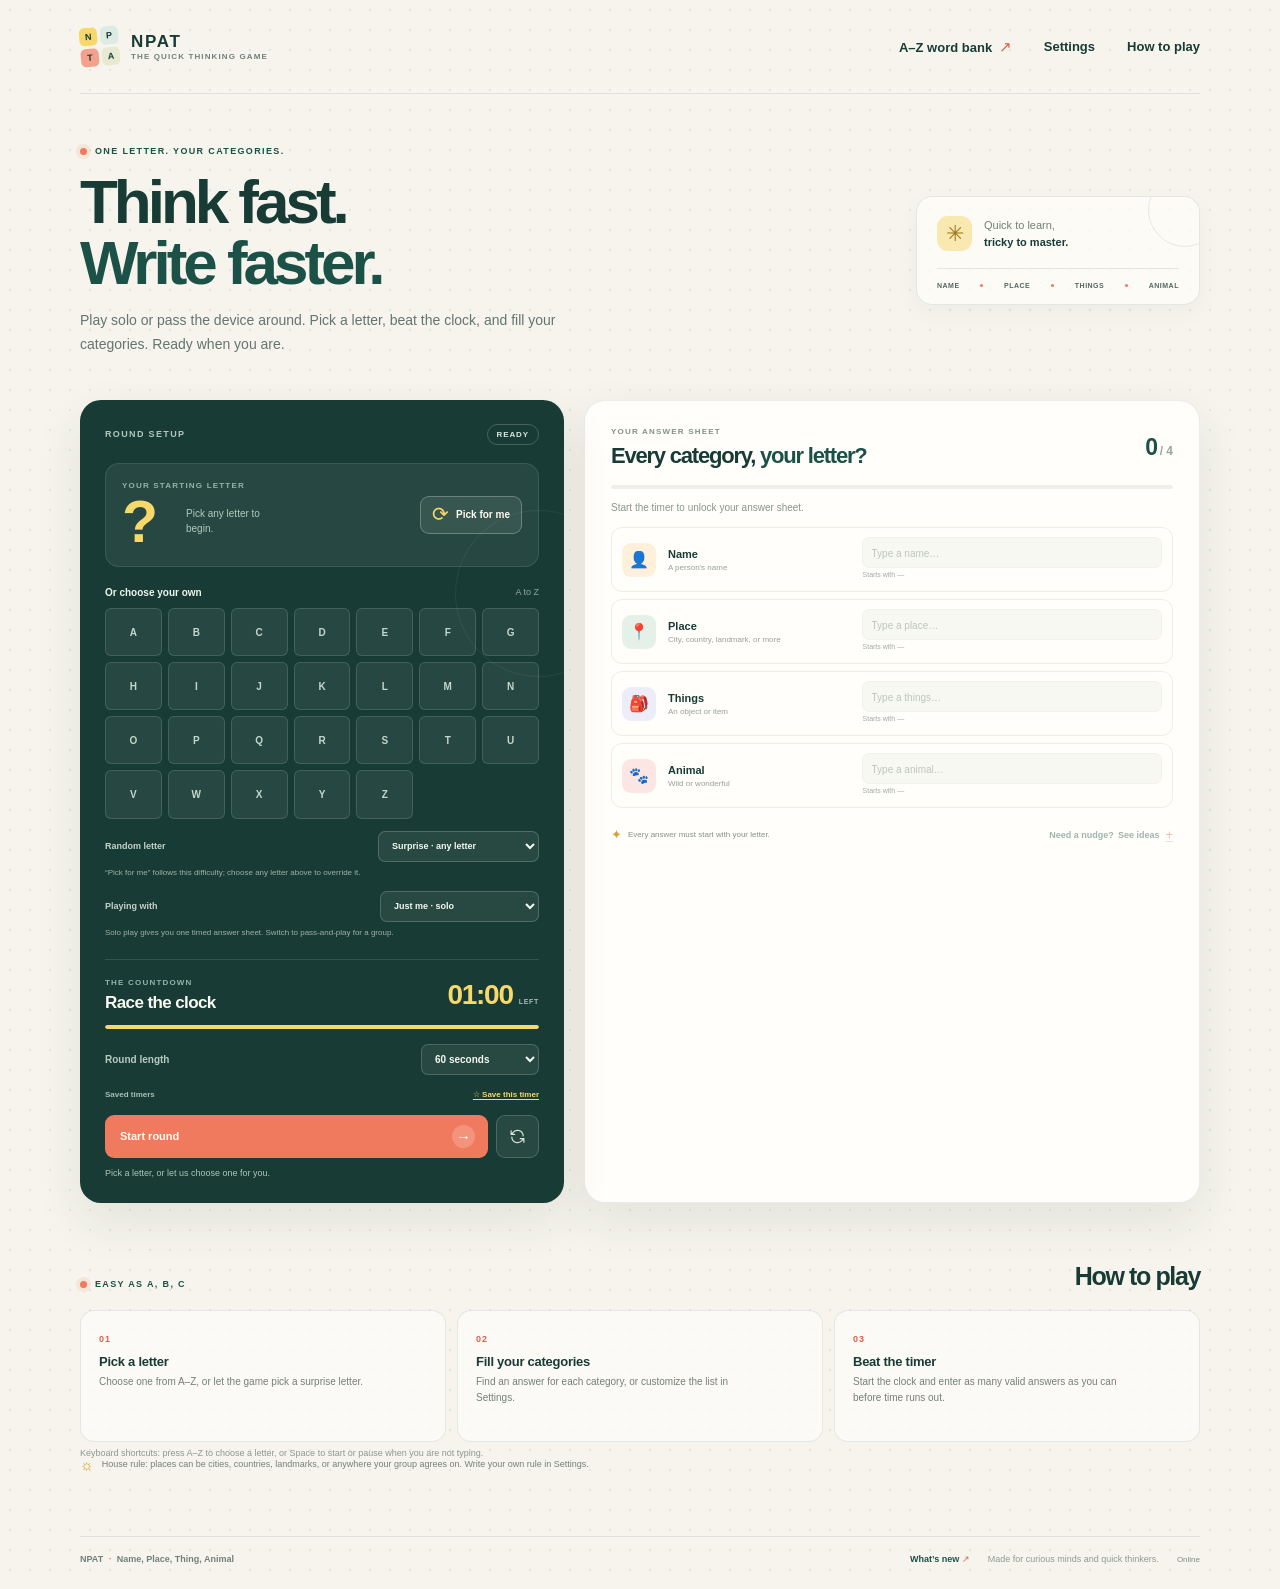
<file: index.html>
<!doctype html>
<html lang="en">
  <head>
    <meta charset="UTF-8" />
    <meta name="viewport" content="width=device-width, initial-scale=1" />
    <meta name="theme-color" content="#f6f4ed" />
    <meta name="apple-mobile-web-app-capable" content="yes" />
    <link rel="manifest" href="manifest.webmanifest" />
    <link rel="icon" href="icons/npat-icon.svg" type="image/svg+xml" />
    <link rel="apple-touch-icon" href="icons/npat-icon-192.png" />
    <meta
      name="description"
      content="Play NPAT solo or pass-and-play: choose a letter, customize your categories, and race the timer."
    />
    <title>NPAT — Name, Place, Things, Animal</title>
    <link rel="stylesheet" href="styles.css" />
    <script src="pwa.js" defer></script>
    <script src="app.js" defer></script>
  </head>
  <body>
    <a class="skip-link" href="#game">Skip to the game</a>
    <div class="page-shell">
      <header class="site-header">
        <a class="brand" href="#top" aria-label="NPAT home">
          <span class="brand-mark" aria-hidden="true">
            <span>N</span><span>P</span><span>T</span><span>A</span>
          </span>
          <span class="brand-copy">
            <strong>NPAT</strong>
            <small>THE QUICK THINKING GAME</small>
          </span>
        </a>

        <nav class="site-nav" aria-label="Main navigation">
          <button class="nav-button" id="open-word-bank" type="button">
            A–Z word bank <span aria-hidden="true">↗</span>
          </button>
          <button class="nav-button" id="open-settings" type="button">Settings</button>
          <button class="nav-button install-button" type="button" data-install-app hidden>Install</button>
          <a class="nav-link" href="#how-to-play">How to play</a>
        </nav>
      </header>

      <main id="top">
        <section class="hero" aria-labelledby="page-title">
          <div class="hero-copy">
            <p class="eyebrow"><span class="eyebrow-dot"></span> ONE LETTER. YOUR CATEGORIES.</p>
            <h1 id="page-title">Think fast.<br /><span>Write faster.</span></h1>
            <p class="hero-description">
              Play solo or pass the device around. Pick a letter, beat the clock, and fill your categories.
              Ready when you are.
            </p>
          </div>
          <div class="hero-aside" aria-label="Game summary">
            <div class="hero-aside-top">
              <span class="sparkle" aria-hidden="true">✳</span>
              <span>Quick to learn,<br /><strong>tricky to master.</strong></span>
            </div>
            <div class="hero-aside-bottom">
              <span>NAME</span><i></i><span>PLACE</span><i></i><span>THINGS</span><i></i><span>ANIMAL</span>
            </div>
          </div>
        </section>

        <section class="game-layout" id="game" tabindex="-1" aria-label="NPAT word game">
          <section class="setup-panel" aria-labelledby="setup-heading">
            <div class="panel-topline">
              <p class="panel-kicker" id="setup-heading">ROUND SETUP</p>
              <span class="round-state" id="round-state">READY</span>
            </div>

            <div class="letter-stage">
              <div class="letter-details">
                <p class="micro-label">YOUR STARTING LETTER</p>
                <div class="letter-lockup">
                  <span class="big-letter" id="big-letter" aria-live="polite">?</span>
                  <span class="letter-note" id="letter-note">Pick any letter to begin.</span>
                </div>
              </div>
              <button class="shuffle-button" id="pick-random" type="button">
                <span class="shuffle-icon" aria-hidden="true">⟳</span>
                <span>Pick for me</span>
              </button>
            </div>

            <div class="picker-heading">
              <span>Or choose your own</span>
              <span class="picker-hint">A to Z</span>
            </div>
            <div class="letter-grid" id="letter-grid" role="group" aria-label="Choose a starting letter"></div>
            <div class="round-choice-row">
              <label for="letter-mode">Random letter</label>
              <select id="letter-mode" aria-describedby="letter-mode-help">
                <option value="surprise">Surprise · any letter</option>
                <option value="easy">Easy · familiar letters</option>
                <option value="tricky">Tricky · challenge letters</option>
              </select>
            </div>
            <p class="choice-help" id="letter-mode-help">“Pick for me” follows this difficulty; choose any letter above to override it.</p>
            <div class="play-mode-row">
              <label for="game-mode">Playing with</label>
              <select id="game-mode" aria-describedby="mode-note">
                <option value="solo">Just me · solo</option>
                <option value="group">A group · pass-and-play</option>
              </select>
            </div>
            <p class="choice-help" id="mode-note" role="status" aria-live="polite">One timed answer sheet for you.</p>

            <div class="setup-divider"></div>

            <div class="timer-heading">
              <div>
                <p class="micro-label">THE COUNTDOWN</p>
                <h2>Race the clock</h2>
              </div>
              <div class="timer-readout" id="timer-readout">
                <span id="timer-display" role="timer" aria-label="Time remaining" aria-live="off">01:00</span>
                <small>LEFT</small>
              </div>
            </div>
            <div class="timer-track" aria-hidden="true"><span id="timer-track-fill"></span></div>
            <span class="sr-only" id="timer-announcement" aria-live="polite" aria-atomic="true"></span>

            <div class="timer-settings">
              <label for="duration-select">Round length</label>
              <div class="duration-controls">
                <select id="duration-select" aria-label="Choose round length">
                  <option value="30">30 seconds</option>
                  <option value="45">45 seconds</option>
                  <option value="60" selected>60 seconds</option>
                  <option value="90">90 seconds</option>
                  <option value="120">2 minutes</option>
                  <option value="custom">Custom</option>
                </select>
                <label class="custom-duration" id="custom-duration-wrap" hidden>
                  <input id="custom-duration" type="number" min="10" max="600" step="5" value="75" inputmode="numeric" aria-label="Custom timer length in seconds" />
                  <span>sec</span>
                </label>
              </div>
            </div>
            <div class="favorite-duration-wrap">
              <div class="favorite-duration-head">
                <span>Saved timers</span>
                <button class="text-action" id="save-duration" type="button" aria-pressed="false">☆ Save this timer</button>
              </div>
              <div class="favorite-duration-list" id="favorite-durations" aria-label="Saved timer lengths"></div>
            </div>

            <div class="timer-actions">
              <button class="start-button" id="play-toggle" type="button">
                <span id="play-label">Start round</span>
                <span class="button-arrow" id="play-icon" aria-hidden="true">→</span>
              </button>
              <button class="reset-button" id="reset-round" type="button" aria-label="Reset round" title="Reset round">
                <svg viewBox="0 0 24 24" aria-hidden="true"><path d="M20 11a8.1 8.1 0 0 0-14.9-4L3 9m0-5v5h5M4 13a8.1 8.1 0 0 0 14.9 4L21 15m0 5v-5h-5" /></svg>
              </button>
            </div>
            <p class="game-status" id="game-status" role="status" aria-live="polite">
              Pick a letter, or let us choose one for you.
            </p>
            <p class="house-rule-note" id="house-rule-note" hidden></p>
          </section>

          <section class="answer-panel" aria-labelledby="answers-heading">
            <div class="answer-header">
              <div>
                <p class="light-kicker">YOUR ANSWER SHEET</p>
                <h2 id="answers-heading">Every category, <span id="sheet-letter">your letter?</span></h2>
                <p class="turn-indicator" id="turn-indicator" hidden></p>
              </div>
              <div class="answer-score" aria-label="Valid answers">
                <strong id="answer-count">0</strong><span>/ <span id="answer-total">4</span></span>
              </div>
            </div>

            <div class="answer-progress" role="progressbar" aria-label="Valid answers" aria-valuemin="0" aria-valuemax="4" aria-valuenow="0">
              <span id="answer-progress-fill"></span>
            </div>
            <p class="answer-intro" id="answer-intro">Start the timer to unlock your answer sheet.</p>

            <form class="answer-form" id="answer-form" autocomplete="off" aria-label="Round answers">
              <div id="answer-rows"></div>
            </form>

            <div class="answer-footer">
              <span class="answer-tip"><span aria-hidden="true">✦</span> Every answer must start with your letter.</span>
              <button class="ideas-toggle" id="ideas-toggle" type="button" disabled aria-expanded="false" aria-controls="ideas-preview">
                Need a nudge? <span id="ideas-toggle-letter">See ideas</span><span class="ideas-plus" aria-hidden="true">+</span>
              </button>
            </div>
            <div class="ideas-preview" id="ideas-preview" hidden></div>
          </section>
        </section>

        <section class="how-section" id="how-to-play" aria-labelledby="how-heading">
          <div class="how-heading">
            <p class="eyebrow"><span class="eyebrow-dot"></span> EASY AS A, B, C</p>
            <h2 id="how-heading">How to play</h2>
          </div>
          <div class="how-steps">
            <article class="how-step">
              <span class="step-number">01</span>
              <h3>Pick a letter</h3>
              <p>Choose one from A–Z, or let the game pick a surprise letter.</p>
            </article>
            <article class="how-step">
              <span class="step-number">02</span>
              <h3>Fill your categories</h3>
              <p>Find an answer for each category, or customize the list in Settings.</p>
            </article>
            <article class="how-step">
              <span class="step-number">03</span>
              <h3>Beat the timer</h3>
              <p>Start the clock and enter as many valid answers as you can before time runs out.</p>
            </article>
          </div>
          <p class="house-rule"><span aria-hidden="true">☼</span> House rule: places can be cities, countries, landmarks, or anywhere your group agrees on. Write your own rule in Settings.</p>
          <p class="keyboard-hint">Keyboard shortcuts: press A–Z to choose a letter, or Space to start or pause when you are not typing.</p>
        </section>
      </main>

      <footer class="site-footer">
        <a class="footer-brand" href="#top">NPAT <span>·</span> Name, Place, Thing, Animal</a>
        <div class="footer-links">
          <a href="future-enhancements.html">What’s new <span aria-hidden="true">↗</span></a>
          <span>Made for curious minds and quick thinkers.</span>
          <span class="connection-status" data-connection-status aria-live="polite">Online</span>
        </div>
      </footer>
    </div>

    <dialog class="app-dialog" id="settings-dialog" aria-labelledby="settings-title">
      <div class="dialog-inner">
        <div class="dialog-header">
          <div>
            <p class="light-kicker">MAKE IT YOURS</p>
            <h2 id="settings-title">Your game,<br /><span>your rules.</span></h2>
            <p class="dialog-description">Settings and saved ideas stay on this device.</p>
          </div>
          <button class="dialog-close" id="close-settings" type="button" aria-label="Close settings">×</button>
        </div>

        <form id="settings-form" class="settings-content">
          <div class="settings-grid">
            <section class="settings-section" aria-labelledby="category-settings-title">
              <div class="settings-section-heading">
                <div>
                  <p class="light-kicker">CUSTOM CATEGORIES</p>
                  <h3 id="category-settings-title">What counts?</h3>
                </div>
                <span class="settings-count" id="category-count" aria-live="polite">4 / 8</span>
              </div>
              <p class="settings-help">Rename, add, or remove categories. Keep at least one, with up to eight per round.</p>
              <div class="editor-list" id="category-editor"></div>
              <button class="secondary-action" id="add-category" type="button">＋ Add a category</button>
            </section>

            <section class="settings-section" aria-labelledby="team-settings-title" id="team-settings">
              <div class="settings-section-heading">
                <div>
                  <p class="light-kicker">PASS-AND-PLAY</p>
                  <h3 id="team-settings-title">Name your teams</h3>
                </div>
                <span class="settings-count" id="team-count" aria-live="polite">2 / 6</span>
              </div>
              <p class="settings-help">Everyone gets the same letter and timer, one team at a time. Pass this device between turns.</p>
              <div class="editor-list" id="team-editor"></div>
              <button class="secondary-action" id="add-team" type="button">＋ Add a team</button>
            </section>

            <section class="settings-section" aria-labelledby="house-rules-title">
              <div class="settings-section-heading">
                <div>
                  <p class="light-kicker">HOUSE RULES</p>
                  <h3 id="house-rules-title">Set the ground rules</h3>
                </div>
              </div>
              <label class="settings-help" for="house-rules">Add any local rules or scoring notes for your group.</label>
              <textarea id="house-rules" maxlength="300" rows="3" placeholder="For example: landmarks count as places."></textarea>
            </section>

            <section class="settings-section" aria-labelledby="saved-ideas-title">
              <div class="settings-section-heading">
                <div>
                  <p class="light-kicker">YOUR COLLECTION</p>
                  <h3 id="saved-ideas-title">Saved word ideas</h3>
                </div>
                <span class="settings-count" id="saved-ideas-count" aria-live="polite">0</span>
              </div>
              <div class="saved-ideas-list" id="saved-ideas-list"></div>
            </section>

            <section class="settings-section room-section" aria-labelledby="room-settings-title">
              <div class="settings-section-heading">
                <div>
                  <p class="light-kicker">ROOM INVITE</p>
                  <h3 id="room-settings-title">Share this setup</h3>
                </div>
              </div>
              <p class="settings-help">Share your letter, difficulty, timer, categories, teams, and house rules as a setup code. It opens that setup on another device; live answers are not synced.</p>
              <div class="room-actions">
                <button class="secondary-action" id="create-room-code" type="button">Create room code</button>
                <button class="text-action" id="copy-room-link" type="button" disabled>Copy invite link</button>
              </div>
              <label class="sr-only" for="room-code-output">Room code and invite link</label>
              <textarea id="room-code-output" rows="2" readonly placeholder="Your shareable code will appear here."></textarea>
              <div class="join-room-row">
                <label class="sr-only" for="join-room-code">Paste a room code or invite link</label>
                <input id="join-room-code" type="text" placeholder="Paste a room code or invite link" autocomplete="off" />
                <button class="secondary-action" id="join-room" type="button">Use code</button>
              </div>
              <p class="room-message" id="room-message" role="status" aria-live="polite"></p>
            </section>
          </div>

          <div class="dialog-actions">
            <button class="settings-cancel" id="cancel-settings" type="button">Cancel</button>
            <button class="save-settings" type="submit">Save settings</button>
          </div>
        </form>
      </div>
    </dialog>

    <dialog class="app-dialog scoreboard-dialog" id="scoreboard-dialog" aria-labelledby="scoreboard-title">
      <div class="dialog-inner">
        <div class="dialog-header">
          <div>
            <p class="light-kicker">PASS-AND-PLAY RESULTS</p>
            <h2 id="scoreboard-title">The scoreboard<br /><span>is in.</span></h2>
            <p class="dialog-description" id="scoreboard-subtitle">One point at a time—great thinking, everyone.</p>
          </div>
          <button class="dialog-close" id="close-scoreboard" type="button" aria-label="Close scoreboard">×</button>
        </div>
        <div class="scoreboard-body" id="scoreboard-body" aria-live="polite"></div>
        <div class="dialog-actions">
          <button class="save-settings" id="next-group-round" type="button">Next group round</button>
        </div>
      </div>
    </dialog>

    <dialog class="word-bank-dialog" id="word-bank-dialog" aria-labelledby="word-bank-title">
      <div class="dialog-inner">
        <div class="dialog-header">
          <div>
            <p class="light-kicker">THE A–Z WORD BANK</p>
            <h2 id="word-bank-title">A little help,<br /><span>by letter.</span></h2>
            <p class="dialog-description">Tap a letter for a fresh idea in every category. Examples shuffle each time you browse.</p>
          </div>
          <button class="dialog-close" id="close-word-bank" type="button" aria-label="Close word bank">×</button>
        </div>

        <div class="bank-layout">
          <div class="bank-picker-column">
            <div class="bank-letter-card">
              <span class="micro-label">BROWSING LETTER</span>
              <strong id="bank-big-letter">A</strong>
            </div>
            <div class="bank-letter-grid" id="bank-letter-grid" role="group" aria-label="Browse word ideas by letter"></div>
          </div>

          <div class="bank-content">
            <div class="bank-content-heading">
              <p class="light-kicker">STARTING WITH <strong id="bank-heading-letter">A</strong></p>
              <p>Fresh examples—browse again for a different set.</p>
            </div>
            <label class="bank-region-control" for="bank-region">
              Explore names and places by region
              <select id="bank-region">
                <option value="worldwide">Worldwide mix</option>
                <option value="Asia">Asia</option>
                <option value="Africa">Africa</option>
                <option value="Europe">Europe</option>
                <option value="North America">North America</option>
                <option value="South America">South America</option>
                <option value="Oceania">Oceania</option>
              </select>
            </label>
            <p class="region-help" id="region-help">Regional name/place examples appear when there are several; otherwise the worldwide set is used.</p>
            <div class="bank-samples" id="bank-samples"></div>
            <button class="use-bank-letter" id="use-bank-letter" type="button">
              Use <span id="use-bank-letter-label">A</span> for my round <span aria-hidden="true">→</span>
            </button>
          </div>
        </div>

        <p class="bank-footnote">These are just starting ideas—your own answers count too. Agree on tricky categories before you play!</p>
      </div>
    </dialog>
  </body>
</html>
</file>
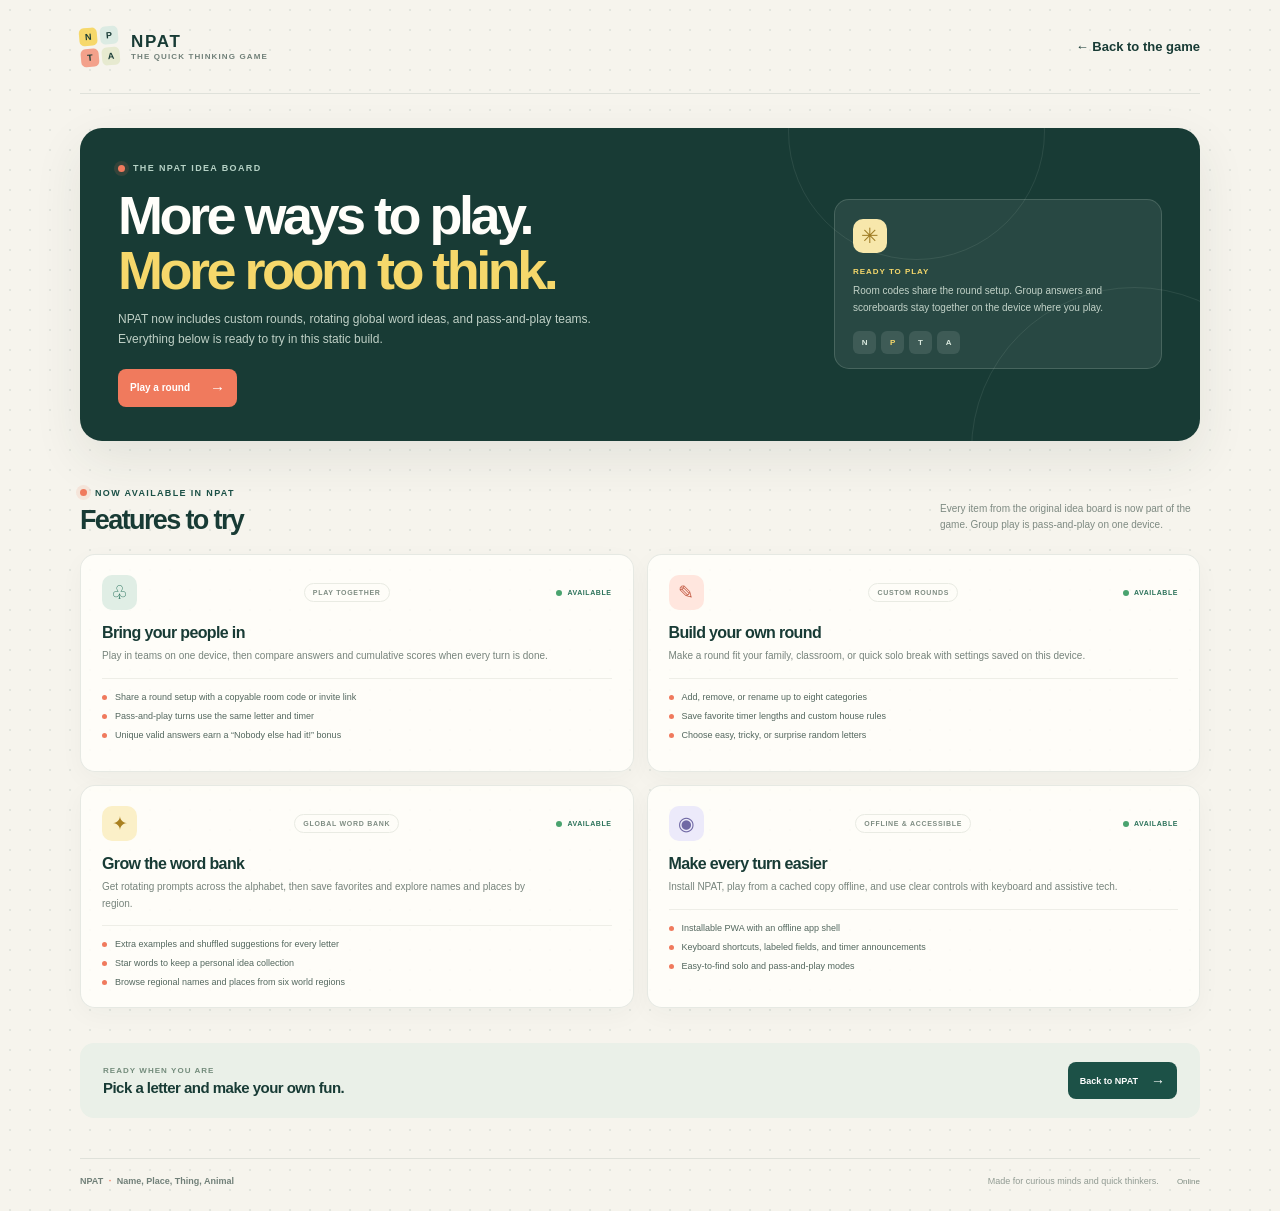
<file: future-enhancements.html>
<!doctype html>
<html lang="en">
  <head>
    <meta charset="UTF-8" />
    <meta name="viewport" content="width=device-width, initial-scale=1" />
    <meta name="theme-color" content="#f6f4ed" />
    <link rel="manifest" href="manifest.webmanifest" />
    <link rel="icon" href="icons/npat-icon.svg" type="image/svg+xml" />
    <link rel="apple-touch-icon" href="icons/npat-icon-192.png" />
    <meta
      name="description"
      content="Explore the custom categories, word ideas, pass-and-play teams, and offline features now available in NPAT."
    />
    <title>What’s new? — NPAT features</title>
    <link rel="stylesheet" href="styles.css" />
    <script src="pwa.js" defer></script>
  </head>
  <body>
    <a class="skip-link" href="#ideas-heading">Skip to the features</a>
    <div class="page-shell">
      <header class="site-header">
        <a class="brand" href="index.html" aria-label="NPAT home">
          <span class="brand-mark" aria-hidden="true">
            <span>N</span><span>P</span><span>T</span><span>A</span>
          </span>
          <span class="brand-copy">
            <strong>NPAT</strong>
            <small>THE QUICK THINKING GAME</small>
          </span>
        </a>
        <nav class="site-nav" aria-label="Main navigation">
          <button class="nav-button install-button" type="button" data-install-app hidden>Install</button>
          <a class="nav-link back-game-link" href="index.html"><span aria-hidden="true">←</span> Back to the game</a>
        </nav>
      </header>

      <main class="roadmap-main">
        <section class="roadmap-hero" aria-labelledby="roadmap-title">
          <div class="roadmap-hero-copy">
            <p class="eyebrow"><span class="eyebrow-dot"></span> THE NPAT IDEA BOARD</p>
            <h1 id="roadmap-title">More ways to play.<br /><span>More room to think.</span></h1>
            <p>
              NPAT now includes custom rounds, rotating global word ideas, and pass-and-play teams.
              Everything below is ready to try in this static build.
            </p>
            <a class="roadmap-primary-link" href="index.html">Play a round <span aria-hidden="true">→</span></a>
          </div>
          <aside class="roadmap-hero-note" aria-label="About group play">
            <span class="roadmap-note-star" aria-hidden="true">✳</span>
            <p class="roadmap-note-kicker">READY TO PLAY</p>
            <p>Room codes share the round setup. Group answers and scoreboards stay together on the device where you play.</p>
            <div class="roadmap-mini-letters" aria-hidden="true"><span>N</span><span>P</span><span>T</span><span>A</span></div>
          </aside>
        </section>

        <section class="roadmap-ideas" aria-labelledby="ideas-heading">
          <div class="roadmap-section-heading">
            <div>
              <p class="eyebrow"><span class="eyebrow-dot"></span> NOW AVAILABLE IN NPAT</p>
              <h2 id="ideas-heading" tabindex="-1">Features to try</h2>
            </div>
            <p>Every item from the original idea board is now part of the game. Group play is pass-and-play on one device.</p>
          </div>

          <div class="roadmap-grid">
            <article class="roadmap-card roadmap-card-green">
              <div class="roadmap-card-top">
                <span class="roadmap-icon" aria-hidden="true">♧</span>
                <span class="roadmap-tag">PLAY TOGETHER</span>
                <span class="roadmap-status">AVAILABLE</span>
              </div>
              <h3>Bring your people in</h3>
              <p>Play in teams on one device, then compare answers and cumulative scores when every turn is done.</p>
              <ul>
                <li>Share a round setup with a copyable room code or invite link</li>
                <li>Pass-and-play turns use the same letter and timer</li>
                <li>Unique valid answers earn a “Nobody else had it!” bonus</li>
              </ul>
            </article>

            <article class="roadmap-card roadmap-card-coral">
              <div class="roadmap-card-top">
                <span class="roadmap-icon" aria-hidden="true">✎</span>
                <span class="roadmap-tag">CUSTOM ROUNDS</span>
                <span class="roadmap-status">AVAILABLE</span>
              </div>
              <h3>Build your own round</h3>
              <p>Make a round fit your family, classroom, or quick solo break with settings saved on this device.</p>
              <ul>
                <li>Add, remove, or rename up to eight categories</li>
                <li>Save favorite timer lengths and custom house rules</li>
                <li>Choose easy, tricky, or surprise random letters</li>
              </ul>
            </article>

            <article class="roadmap-card roadmap-card-sun">
              <div class="roadmap-card-top">
                <span class="roadmap-icon" aria-hidden="true">✦</span>
                <span class="roadmap-tag">GLOBAL WORD BANK</span>
                <span class="roadmap-status">AVAILABLE</span>
              </div>
              <h3>Grow the word bank</h3>
              <p>Get rotating prompts across the alphabet, then save favorites and explore names and places by region.</p>
              <ul>
                <li>Extra examples and shuffled suggestions for every letter</li>
                <li>Star words to keep a personal idea collection</li>
                <li>Browse regional names and places from six world regions</li>
              </ul>
            </article>

            <article class="roadmap-card roadmap-card-lilac">
              <div class="roadmap-card-top">
                <span class="roadmap-icon" aria-hidden="true">◉</span>
                <span class="roadmap-tag">OFFLINE & ACCESSIBLE</span>
                <span class="roadmap-status">AVAILABLE</span>
              </div>
              <h3>Make every turn easier</h3>
              <p>Install NPAT, play from a cached copy offline, and use clear controls with keyboard and assistive tech.</p>
              <ul>
                <li>Installable PWA with an offline app shell</li>
                <li>Keyboard shortcuts, labeled fields, and timer announcements</li>
                <li>Easy-to-find solo and pass-and-play modes</li>
              </ul>
            </article>
          </div>
        </section>

        <section class="roadmap-bottom" aria-label="Return to the game">
          <div>
            <p class="roadmap-bottom-kicker">READY WHEN YOU ARE</p>
            <h2>Pick a letter and make your own fun.</h2>
          </div>
          <a href="index.html">Back to NPAT <span aria-hidden="true">→</span></a>
        </section>
      </main>

      <footer class="site-footer">
        <a class="footer-brand" href="index.html">NPAT <span>·</span> Name, Place, Thing, Animal</a>
        <div class="footer-links">
          <span>Made for curious minds and quick thinkers.</span>
          <span class="connection-status" data-connection-status aria-live="polite">Online</span>
        </div>
      </footer>
    </div>
  </body>
</html>
</file>
<file: styles.css>
:root {
  color-scheme: light;
  --paper: #f6f4ed;
  --paper-deep: #edeae0;
  --ink: #183b35;
  --ink-soft: #55716b;
  --green: #1c5147;
  --green-light: #e9f2ed;
  --green-pale: #d9e9df;
  --coral: #f07a5d;
  --coral-dark: #d86349;
  --sun: #f6d86b;
  --white: #fffefa;
  --line: #e8e5dc;
  --muted: #87938b;
  --shadow: 0 18px 50px rgba(31, 56, 48, 0.09);
  font-family: 'DM Sans', 'Segoe UI', sans-serif;
  color: var(--ink);
  background: var(--paper);
  font-synthesis: none;
  text-rendering: optimizeLegibility;
}

* {
  box-sizing: border-box;
}

html {
  scroll-behavior: smooth;
  scroll-padding-top: 24px;
}

body {
  min-width: 320px;
  min-height: 100vh;
  margin: 0;
  background-color: var(--paper);
  background-image: radial-gradient(rgba(28, 81, 71, 0.09) 0.75px, transparent 0.75px);
  background-size: 20px 20px;
}

button,
input,
select {
  font: inherit;
}

button,
a,
select,
input {
  -webkit-tap-highlight-color: transparent;
}

button {
  color: inherit;
}

button:focus-visible,
a:focus-visible,
input:focus-visible,
select:focus-visible,
textarea:focus-visible {
  outline: 3px solid rgba(240, 122, 93, 0.55);
  outline-offset: 3px;
}

.page-shell {
  width: min(1120px, calc(100% - 56px));
  margin: 0 auto;
}

.site-header {
  min-height: 94px;
  display: flex;
  align-items: center;
  justify-content: space-between;
  border-bottom: 1px solid rgba(24, 59, 53, 0.1);
}

.brand {
  display: inline-flex;
  align-items: center;
  gap: 12px;
  color: var(--ink);
  text-decoration: none;
}

.brand-mark {
  display: grid;
  grid-template-columns: repeat(2, 18px);
  grid-template-rows: repeat(2, 18px);
  gap: 3px;
  transform: rotate(-5deg);
}

.brand-mark span {
  display: grid;
  place-items: center;
  border-radius: 5px;
  color: var(--ink);
  background: var(--sun);
  font-size: 9px;
  font-weight: 800;
  line-height: 1;
}

.brand-mark span:nth-child(2) {
  background: #dcebe3;
}

.brand-mark span:nth-child(3) {
  background: #f3a18b;
}

.brand-mark span:nth-child(4) {
  background: #e7ead0;
}

.brand-copy {
  display: flex;
  flex-direction: column;
  gap: 2px;
}

.brand-copy strong {
  font-family: 'Manrope', 'Segoe UI', sans-serif;
  font-size: 17px;
  font-weight: 800;
  letter-spacing: 0.1em;
  line-height: 1;
}

.brand-copy small {
  color: #718079;
  font-size: 8px;
  font-weight: 700;
  letter-spacing: 0.14em;
}

.site-nav {
  display: flex;
  align-items: center;
  gap: 32px;
}

.nav-button,
.nav-link {
  padding: 8px 0;
  border: 0;
  background: transparent;
  color: var(--ink);
  cursor: pointer;
  font-size: 13px;
  font-weight: 700;
  text-decoration: none;
  transition: color 160ms ease;
}

.nav-button:hover,
.nav-link:hover {
  color: var(--coral-dark);
}

.nav-button span {
  padding-left: 3px;
  color: var(--coral-dark);
  font-size: 15px;
}

.hero {
  display: flex;
  align-items: center;
  justify-content: space-between;
  gap: 50px;
  padding: 51px 0 43px;
}

.hero-copy {
  max-width: 650px;
}

.eyebrow,
.panel-kicker,
.micro-label,
.light-kicker {
  margin: 0;
  font-size: 9px;
  font-weight: 800;
  letter-spacing: 0.15em;
  line-height: 1.4;
}

.eyebrow {
  display: flex;
  align-items: center;
  gap: 8px;
  color: var(--green);
}

.eyebrow-dot {
  width: 7px;
  height: 7px;
  border-radius: 50%;
  background: var(--coral);
  box-shadow: 0 0 0 4px rgba(240, 122, 93, 0.13);
}

.hero h1 {
  margin: 13px 0 10px;
  font-family: 'Manrope', 'Segoe UI', sans-serif;
  font-size: clamp(42px, 5.3vw, 62px);
  font-weight: 800;
  letter-spacing: -0.065em;
  line-height: 0.99;
}

.hero h1 span {
  color: var(--green);
}

.hero-description {
  max-width: 480px;
  margin: 16px 0 0;
  color: #63756e;
  font-size: 14px;
  line-height: 1.7;
}

.hero-aside {
  position: relative;
  width: 284px;
  flex: 0 0 284px;
  padding: 19px 20px 15px;
  overflow: hidden;
  border: 1px solid rgba(24, 59, 53, 0.1);
  border-radius: 16px;
  background: rgba(255, 254, 250, 0.7);
  box-shadow: 0 8px 24px rgba(31, 56, 48, 0.04);
}

.hero-aside::after {
  position: absolute;
  right: -23px;
  top: -24px;
  width: 72px;
  height: 72px;
  border: 1px solid rgba(28, 81, 71, 0.1);
  border-radius: 50%;
  content: '';
}

.hero-aside-top {
  display: flex;
  align-items: center;
  gap: 12px;
  color: #708078;
  font-size: 11px;
  line-height: 1.55;
}

.hero-aside-top strong {
  color: var(--ink);
  font-weight: 700;
}

.sparkle {
  display: grid;
  width: 35px;
  height: 35px;
  flex: 0 0 35px;
  place-items: center;
  border-radius: 11px;
  background: #f9e8af;
  color: #9d7920;
  font-size: 22px;
}

.hero-aside-bottom {
  display: flex;
  align-items: center;
  justify-content: space-between;
  gap: 5px;
  margin-top: 17px;
  padding-top: 13px;
  border-top: 1px solid var(--line);
  color: #536760;
  font-size: 7px;
  font-weight: 800;
  letter-spacing: 0.07em;
}

.hero-aside-bottom i {
  width: 3px;
  height: 3px;
  border-radius: 50%;
  background: var(--coral);
}

.game-layout {
  display: grid;
  grid-template-columns: minmax(310px, 0.88fr) minmax(0, 1.12fr);
  align-items: stretch;
  gap: 20px;
}

.setup-panel {
  position: relative;
  padding: 24px 25px 21px;
  overflow: hidden;
  border-radius: 21px;
  color: #f8faf3;
  background: var(--ink);
  box-shadow: var(--shadow);
}

.setup-panel::after {
  position: absolute;
  top: 110px;
  right: -58px;
  width: 165px;
  height: 165px;
  border: 1px solid rgba(219, 239, 226, 0.07);
  border-radius: 50%;
  content: '';
  pointer-events: none;
}

.panel-topline,
.picker-heading {
  display: flex;
  align-items: center;
  justify-content: space-between;
}

.panel-kicker {
  color: #b0c7bc;
}

.round-state {
  padding: 5px 9px;
  border: 1px solid rgba(226, 242, 232, 0.22);
  border-radius: 20px;
  color: #d4e8dd;
  font-size: 8px;
  font-weight: 800;
  letter-spacing: 0.11em;
}

.round-state[data-state='running'] {
  border-color: rgba(246, 216, 107, 0.45);
  color: var(--sun);
}

.round-state[data-state='paused'] {
  border-color: rgba(240, 122, 93, 0.55);
  color: #ffb29e;
}

.round-state[data-state='finished'] {
  border-color: rgba(240, 122, 93, 0.55);
  color: #ffb29e;
}

.letter-stage {
  position: relative;
  z-index: 1;
  display: flex;
  align-items: center;
  justify-content: space-between;
  gap: 12px;
  min-height: 104px;
  margin-top: 18px;
  padding: 15px 16px;
  border: 1px solid rgba(236, 245, 236, 0.11);
  border-radius: 14px;
  background: rgba(255, 255, 255, 0.065);
}

.micro-label {
  color: #94b3a6;
  font-size: 8px;
}

.letter-lockup {
  display: flex;
  align-items: center;
  gap: 12px;
  margin-top: 2px;
}

.big-letter {
  display: block;
  min-width: 52px;
  color: var(--sun);
  font-family: 'Manrope', 'Segoe UI', sans-serif;
  font-size: 59px;
  font-weight: 800;
  letter-spacing: -0.08em;
  line-height: 0.95;
  transition: transform 180ms ease, color 180ms ease;
}

.big-letter.is-picked {
  transform: rotate(-4deg) scale(1.02);
}

.letter-note {
  max-width: 93px;
  color: #b3c9be;
  font-size: 10px;
  line-height: 1.45;
}

.shuffle-button {
  position: relative;
  z-index: 1;
  display: inline-flex;
  align-items: center;
  justify-content: center;
  gap: 7px;
  min-height: 38px;
  padding: 0 11px;
  border: 1px solid rgba(245, 249, 242, 0.27);
  border-radius: 9px;
  background: rgba(245, 249, 242, 0.08);
  color: #fffdf6;
  cursor: pointer;
  font-size: 10px;
  font-weight: 700;
  white-space: nowrap;
  transition: background 160ms ease, transform 160ms ease;
}

.shuffle-button:hover:not(:disabled) {
  transform: translateY(-1px);
  background: rgba(245, 249, 242, 0.16);
}

.shuffle-button:disabled {
  cursor: not-allowed;
  opacity: 0.42;
}

.shuffle-icon {
  color: var(--sun);
  font-size: 20px;
  font-weight: 400;
  line-height: 0.75;
}

.picker-heading {
  margin: 20px 0 10px;
  color: #f0f5ee;
  font-size: 10px;
  font-weight: 700;
}

.picker-hint {
  color: #90a89d;
  font-size: 9px;
  font-weight: 500;
}

.letter-grid {
  position: relative;
  z-index: 1;
  display: grid;
  grid-template-columns: repeat(7, minmax(0, 1fr));
  gap: 6px;
}

.letter-key {
  display: grid;
  min-width: 0;
  aspect-ratio: 1.18 / 1;
  place-items: center;
  padding: 0;
  border: 1px solid rgba(230, 243, 232, 0.14);
  border-radius: 6px;
  background: rgba(245, 250, 242, 0.065);
  color: #c4d6cb;
  cursor: pointer;
  font-size: 10px;
  font-weight: 700;
  transition: background 150ms ease, color 150ms ease, border-color 150ms ease, transform 150ms ease;
}

.letter-key:hover:not(:disabled) {
  transform: translateY(-1px);
  border-color: rgba(246, 216, 107, 0.65);
  color: var(--sun);
}

.letter-key[aria-pressed='true'] {
  border-color: var(--sun);
  background: var(--sun);
  color: var(--ink);
  box-shadow: 0 3px 9px rgba(0, 0, 0, 0.1);
}

.letter-key:disabled {
  cursor: not-allowed;
  opacity: 0.35;
}

.setup-divider {
  height: 1px;
  margin: 20px 0 17px;
  background: rgba(231, 242, 232, 0.13);
}

.timer-heading {
  display: flex;
  align-items: center;
  justify-content: space-between;
}

.timer-heading h2 {
  margin: 5px 0 0;
  font-family: 'Manrope', 'Segoe UI', sans-serif;
  font-size: 17px;
  font-weight: 700;
  letter-spacing: -0.035em;
}

.timer-readout {
  display: flex;
  align-items: baseline;
  gap: 6px;
  color: var(--sun);
  font-family: 'Manrope', 'Segoe UI', sans-serif;
  font-variant-numeric: tabular-nums;
}

.timer-readout span {
  font-size: 28px;
  font-weight: 800;
  letter-spacing: -0.045em;
  line-height: 1;
}

.timer-readout small {
  color: #a7bdb2;
  font-family: 'DM Sans', 'Segoe UI', sans-serif;
  font-size: 7px;
  font-weight: 800;
  letter-spacing: 0.1em;
}

.timer-readout.is-urgent {
  color: #ff997e;
  animation: pulse 700ms ease-in-out infinite alternate;
}

@keyframes pulse {
  from { opacity: 0.8; }
  to { opacity: 1; }
}

.timer-track {
  height: 4px;
  margin-top: 12px;
  overflow: hidden;
  border-radius: 999px;
  background: rgba(235, 243, 235, 0.13);
}

.timer-track span {
  display: block;
  width: 100%;
  height: 100%;
  border-radius: inherit;
  background: var(--sun);
  transition: width 220ms linear, background 200ms ease;
}

.timer-track span.is-urgent {
  background: var(--coral);
}

.timer-settings {
  display: flex;
  align-items: center;
  justify-content: space-between;
  gap: 12px;
  margin-top: 15px;
}

.timer-settings > label {
  color: #b8cbc1;
  font-size: 10px;
  font-weight: 600;
}

.duration-controls {
  display: flex;
  align-items: center;
  gap: 7px;
}

.duration-controls select,
.custom-duration input {
  height: 31px;
  border: 1px solid rgba(237, 245, 238, 0.19);
  border-radius: 7px;
  background: #274941;
  color: #f5f8f2;
  font-size: 10px;
  font-weight: 700;
}

.duration-controls select {
  min-width: 118px;
  padding: 0 25px 0 9px;
  cursor: pointer;
}

.duration-controls select option {
  background: #fffefa;
  color: var(--ink);
}

.duration-controls select:disabled,
.custom-duration input:disabled {
  cursor: not-allowed;
  opacity: 0.5;
}

.custom-duration {
  display: flex;
  align-items: center;
  gap: 5px;
  color: #b8cbc1;
  font-size: 9px;
}

.custom-duration[hidden] {
  display: none;
}

.custom-duration input {
  width: 62px;
  padding: 0 7px;
  appearance: textfield;
  -moz-appearance: textfield;
}

.custom-duration input::-webkit-inner-spin-button,
.custom-duration input::-webkit-outer-spin-button {
  margin: 0;
  appearance: none;
}

.timer-actions {
  display: flex;
  gap: 8px;
  margin-top: 13px;
}

.start-button {
  display: flex;
  flex: 1;
  align-items: center;
  justify-content: space-between;
  min-height: 43px;
  padding: 0 13px 0 15px;
  border: 0;
  border-radius: 9px;
  background: var(--coral);
  color: #fffdf9;
  cursor: pointer;
  font-size: 11px;
  font-weight: 800;
  transition: transform 160ms ease, background 160ms ease, box-shadow 160ms ease;
}

.start-button:hover {
  transform: translateY(-1px);
  background: var(--coral-dark);
  box-shadow: 0 6px 18px rgba(240, 122, 93, 0.22);
}

.button-arrow {
  display: grid;
  width: 23px;
  height: 23px;
  place-items: center;
  border-radius: 50%;
  background: rgba(255, 255, 255, 0.19);
  font-size: 15px;
  font-weight: 500;
  line-height: 1;
}

.reset-button {
  display: grid;
  width: 43px;
  height: 43px;
  flex: 0 0 43px;
  place-items: center;
  border: 1px solid rgba(237, 245, 238, 0.19);
  border-radius: 9px;
  background: rgba(245, 250, 242, 0.07);
  color: #d9e5db;
  cursor: pointer;
  transition: background 160ms ease, color 160ms ease;
}

.reset-button:hover {
  background: rgba(245, 250, 242, 0.16);
  color: var(--sun);
}

.reset-button svg {
  width: 17px;
  height: 17px;
  fill: none;
  stroke: currentColor;
  stroke-linecap: round;
  stroke-linejoin: round;
  stroke-width: 1.7;
}

.game-status {
  min-height: 15px;
  margin: 9px 0 0;
  color: #aec4b8;
  font-size: 9px;
  line-height: 1.5;
}

.answer-panel {
  padding: 25px 26px 17px;
  border: 1px solid rgba(24, 59, 53, 0.09);
  border-radius: 21px;
  background: var(--white);
  box-shadow: var(--shadow);
}

.answer-header {
  display: flex;
  align-items: center;
  justify-content: space-between;
  gap: 12px;
}

.light-kicker {
  color: #81928a;
  font-size: 8px;
}

.answer-header h2 {
  margin: 6px 0 0;
  font-family: 'Manrope', 'Segoe UI', sans-serif;
  font-size: clamp(18px, 2vw, 22px);
  font-weight: 800;
  letter-spacing: -0.055em;
}

.answer-header h2 span {
  color: var(--green);
}

.answer-score {
  display: flex;
  align-items: baseline;
  gap: 3px;
  color: #9aa79e;
  font-family: 'Manrope', 'Segoe UI', sans-serif;
  font-size: 12px;
  font-weight: 700;
}

.answer-score strong {
  color: var(--green);
  font-size: 23px;
  letter-spacing: -0.06em;
}

.answer-progress {
  height: 4px;
  margin-top: 16px;
  overflow: hidden;
  border-radius: 99px;
  background: #edf0e9;
}

.answer-progress span {
  display: block;
  width: 0;
  height: 100%;
  border-radius: inherit;
  background: var(--coral);
  transition: width 180ms ease;
}

.answer-intro {
  min-height: 16px;
  margin: 11px 0 11px;
  color: #89968e;
  font-size: 10px;
  line-height: 1.5;
}

.answer-form {
  display: flex;
  flex-direction: column;
  gap: 7px;
}

.answer-row {
  display: grid;
  grid-template-columns: 35px minmax(112px, 0.82fr) minmax(0, 1.35fr);
  align-items: center;
  gap: 11px;
  min-height: 65px;
  padding: 8px 10px;
  border: 1px solid #eeeee7;
  border-radius: 11px;
  background: #fffefa;
  transition: border-color 160ms ease, background 160ms ease, transform 160ms ease;
}

.answer-row:focus-within {
  border-color: #9fbead;
  background: #fcfdf9;
}

.answer-row.is-valid {
  border-color: #c8dfd0;
  background: #fbfdf9;
}

.answer-row.is-invalid {
  border-color: #f1c1b3;
  background: #fffaf8;
}

.category-icon {
  display: grid;
  width: 34px;
  height: 34px;
  place-items: center;
  border-radius: 9px;
  font-size: 16px;
}

.icon-name {
  background: #fff0db;
}

.icon-place {
  background: #e5f1e8;
}

.icon-thing {
  background: #ecedf9;
}

.icon-animal {
  background: #fce6e3;
}

.category-copy {
  display: flex;
  flex-direction: column;
  gap: 3px;
  min-width: 0;
}

.category-copy label {
  color: var(--ink);
  font-size: 11px;
  font-weight: 800;
  cursor: text;
}

.category-copy span {
  overflow: hidden;
  color: #98a199;
  font-size: 8px;
  text-overflow: ellipsis;
  white-space: nowrap;
}

.answer-input-wrap {
  min-width: 0;
}

.answer-input-wrap input {
  width: 100%;
  height: 31px;
  padding: 0 9px;
  border: 1px solid #e9ebe3;
  border-radius: 7px;
  background: #fff;
  color: var(--ink);
  font-size: 11px;
  font-weight: 600;
  transition: border-color 160ms ease, background 160ms ease;
}

.answer-input-wrap input::placeholder {
  color: #aab2aa;
  font-size: 10px;
  font-weight: 400;
}

.answer-input-wrap input:disabled {
  border-color: #eff0eb;
  background: #f7f7f2;
  color: #718079;
  cursor: not-allowed;
  opacity: 0.8;
}

.answer-input-wrap input:disabled::placeholder {
  color: #afb7af;
}

.answer-row.is-valid .answer-input-wrap input:not(:disabled) {
  border-color: #b9d6c4;
}

.answer-row.is-invalid .answer-input-wrap input:not(:disabled) {
  border-color: #e7b2a2;
}

.input-feedback {
  display: block;
  min-height: 11px;
  margin: 3px 1px 0;
  color: #a1aaa2;
  font-size: 7px;
  line-height: 1.2;
}

.answer-row.is-valid .input-feedback {
  color: #4a8a66;
}

.answer-row.is-invalid .input-feedback {
  color: #c66c54;
}

.answer-footer {
  display: flex;
  align-items: center;
  justify-content: space-between;
  gap: 12px;
  margin-top: 14px;
}

.answer-tip {
  display: flex;
  align-items: center;
  gap: 6px;
  color: #849189;
  font-size: 8px;
  line-height: 1.5;
}

.answer-tip span {
  color: #d4a52b;
  font-size: 13px;
}

.ideas-toggle {
  display: inline-flex;
  align-items: center;
  gap: 4px;
  padding: 5px 0 5px 7px;
  border: 0;
  background: transparent;
  color: var(--green);
  cursor: pointer;
  font-size: 9px;
  font-weight: 700;
  white-space: nowrap;
}

.ideas-toggle span:nth-child(2) {
  text-decoration: underline;
  text-decoration-color: rgba(28, 81, 71, 0.33);
  text-underline-offset: 2px;
}

.ideas-toggle:hover:not(:disabled) {
  color: var(--coral-dark);
}

.ideas-toggle:disabled {
  cursor: not-allowed;
  opacity: 0.42;
}

.ideas-plus {
  margin-left: 2px;
  color: var(--coral-dark);
  font-size: 13px;
  font-weight: 500;
}

.ideas-preview {
  display: grid;
  grid-template-columns: repeat(4, minmax(0, 1fr));
  gap: 6px;
  margin-top: 11px;
  padding-top: 11px;
  border-top: 1px solid var(--line);
}

.ideas-preview[hidden] {
  display: none;
}

.idea-chip {
  min-width: 0;
  padding: 7px 8px;
  border-radius: 7px;
  background: #f2f5ef;
}

.idea-chip span {
  display: block;
  margin-bottom: 4px;
  color: #8b988f;
  font-size: 7px;
  font-weight: 800;
  letter-spacing: 0.08em;
  text-transform: uppercase;
}

.idea-chip strong {
  display: block;
  overflow: hidden;
  color: var(--ink);
  font-size: 9px;
  font-weight: 700;
  text-overflow: ellipsis;
  white-space: nowrap;
}

.how-section {
  padding: 54px 0 46px;
}

.how-heading {
  display: flex;
  align-items: end;
  justify-content: space-between;
  gap: 20px;
  margin-bottom: 19px;
}

.how-heading h2 {
  margin: 5px 0 0;
  font-family: 'Manrope', 'Segoe UI', sans-serif;
  font-size: 25px;
  font-weight: 800;
  letter-spacing: -0.055em;
}

.how-steps {
  display: grid;
  grid-template-columns: repeat(3, 1fr);
  gap: 11px;
}

.how-step {
  min-height: 132px;
  padding: 17px 18px 16px;
  border: 1px solid rgba(24, 59, 53, 0.1);
  border-radius: 14px;
  background: rgba(255, 254, 250, 0.66);
}

.step-number {
  color: var(--coral-dark);
  font-family: 'Manrope', 'Segoe UI', sans-serif;
  font-size: 9px;
  font-weight: 800;
  letter-spacing: 0.1em;
}

.how-step h3 {
  margin: 8px 0 5px;
  font-family: 'Manrope', 'Segoe UI', sans-serif;
  font-size: 13px;
  font-weight: 800;
  letter-spacing: -0.02em;
}

.how-step p {
  max-width: 270px;
  margin: 0;
  color: #728078;
  font-size: 10px;
  line-height: 1.6;
}

.house-rule {
  display: flex;
  align-items: center;
  gap: 8px;
  margin: 14px 0 0;
  color: #748079;
  font-size: 9px;
}

.house-rule span {
  color: #d19c23;
  font-size: 15px;
}

.site-footer {
  display: flex;
  align-items: center;
  justify-content: space-between;
  gap: 15px;
  padding: 17px 0 25px;
  border-top: 1px solid rgba(24, 59, 53, 0.1);
  color: #909a92;
  font-size: 9px;
}

.footer-brand {
  color: #718079;
  font-weight: 700;
  text-decoration: none;
}

.footer-brand span {
  padding: 0 3px;
  color: var(--coral);
}

.word-bank-dialog {
  width: min(850px, calc(100% - 28px));
  max-width: none;
  max-height: min(89vh, 770px);
  padding: 0;
  overflow: auto;
  border: 1px solid rgba(24, 59, 53, 0.1);
  border-radius: 20px;
  background: var(--white);
  color: var(--ink);
  box-shadow: 0 28px 90px rgba(20, 42, 35, 0.28);
}

.word-bank-dialog::backdrop {
  background: rgba(16, 36, 31, 0.61);
  backdrop-filter: blur(3px);
}

.dialog-inner {
  padding: 29px;
}

.dialog-header {
  display: flex;
  align-items: flex-start;
  justify-content: space-between;
  gap: 20px;
  padding-bottom: 22px;
  border-bottom: 1px solid var(--line);
}

.dialog-header h2 {
  margin: 7px 0 0;
  font-family: 'Manrope', 'Segoe UI', sans-serif;
  font-size: clamp(25px, 4vw, 34px);
  font-weight: 800;
  letter-spacing: -0.06em;
  line-height: 1.05;
}

.dialog-header h2 span {
  color: var(--green);
}

.dialog-description {
  margin: 8px 0 0;
  color: #78867d;
  font-size: 11px;
  line-height: 1.6;
}

.dialog-close {
  display: grid;
  width: 34px;
  height: 34px;
  flex: 0 0 34px;
  place-items: center;
  border: 1px solid #e5e9e1;
  border-radius: 50%;
  background: #f8f8f2;
  color: #587067;
  cursor: pointer;
  font-size: 22px;
  line-height: 1;
  transition: background 150ms ease, color 150ms ease;
}

.dialog-close:hover {
  background: var(--ink);
  color: white;
}

.bank-layout {
  display: grid;
  grid-template-columns: minmax(260px, 0.95fr) minmax(270px, 1.05fr);
  gap: 25px;
  padding: 22px 0 17px;
}

.bank-picker-column {
  min-width: 0;
}

.bank-letter-card {
  display: flex;
  align-items: center;
  justify-content: space-between;
  min-height: 75px;
  padding: 11px 16px;
  border-radius: 12px;
  background: var(--ink);
}

.bank-letter-card .micro-label {
  color: #b3c9bd;
}

.bank-letter-card strong {
  color: var(--sun);
  font-family: 'Manrope', 'Segoe UI', sans-serif;
  font-size: 48px;
  font-weight: 800;
  letter-spacing: -0.08em;
  line-height: 1;
}

.bank-letter-grid {
  display: grid;
  grid-template-columns: repeat(7, minmax(0, 1fr));
  gap: 5px;
  margin-top: 11px;
}

.bank-letter-grid .letter-key {
  aspect-ratio: 1.18 / 1;
  border-color: #e5e9e1;
  background: #f5f7f1;
  color: #61736a;
  font-size: 10px;
}

.bank-letter-grid .letter-key:hover:not(:disabled) {
  border-color: #a9c1b0;
  color: var(--green);
}

.bank-letter-grid .letter-key[aria-pressed='true'] {
  border-color: var(--green);
  background: var(--green);
  color: white;
}

.bank-content {
  min-width: 0;
  padding: 15px 0 0;
}

.bank-content-heading {
  margin-bottom: 12px;
}

.bank-content-heading .light-kicker {
  color: var(--green);
}

.bank-content-heading .light-kicker strong {
  margin-left: 2px;
  color: var(--coral-dark);
  font-size: 10px;
}

.bank-content-heading > p:last-child {
  margin: 5px 0 0;
  color: #8b9890;
  font-size: 10px;
}

.bank-samples {
  display: flex;
  flex-direction: column;
  gap: 7px;
}

.bank-sample-row {
  display: flex;
  align-items: center;
  gap: 11px;
  min-height: 47px;
  padding: 7px 10px;
  border: 1px solid #ecede7;
  border-radius: 9px;
  background: #fffefa;
}

.bank-sample-icon {
  display: grid;
  width: 28px;
  height: 28px;
  flex: 0 0 28px;
  place-items: center;
  border-radius: 8px;
  background: #f0f3eb;
  font-size: 13px;
}

.bank-sample-copy {
  display: flex;
  flex-direction: column;
  gap: 2px;
}

.bank-sample-copy span {
  color: #95a097;
  font-size: 7px;
  font-weight: 800;
  letter-spacing: 0.1em;
  text-transform: uppercase;
}

.bank-sample-copy strong {
  color: var(--ink);
  font-size: 11px;
  font-weight: 700;
}

.use-bank-letter {
  display: flex;
  align-items: center;
  justify-content: space-between;
  width: 100%;
  min-height: 40px;
  margin-top: 11px;
  padding: 0 13px;
  border: 0;
  border-radius: 8px;
  background: var(--coral);
  color: white;
  cursor: pointer;
  font-size: 10px;
  font-weight: 800;
  transition: background 160ms ease, transform 160ms ease;
}

.use-bank-letter:hover:not(:disabled) {
  transform: translateY(-1px);
  background: var(--coral-dark);
}

.use-bank-letter:disabled {
  cursor: not-allowed;
  opacity: 0.5;
}

.bank-footnote {
  margin: 0;
  padding-top: 13px;
  border-top: 1px solid var(--line);
  color: #89958c;
  font-size: 9px;
  line-height: 1.5;
}

@media (max-width: 900px) {
  .page-shell {
    width: min(760px, calc(100% - 40px));
  }

  .hero {
    padding: 42px 0 34px;
  }

  .hero-aside {
    width: 250px;
    flex-basis: 250px;
  }

  .game-layout {
    grid-template-columns: minmax(280px, 0.92fr) minmax(0, 1.08fr);
    gap: 14px;
  }

  .setup-panel {
    padding-right: 19px;
    padding-left: 19px;
  }

  .answer-panel {
    padding-right: 17px;
    padding-left: 17px;
  }

  .answer-row {
    grid-template-columns: 32px minmax(90px, 0.7fr) minmax(0, 1.3fr);
    gap: 8px;
    padding-right: 8px;
    padding-left: 8px;
  }

  .category-copy span {
    font-size: 7px;
  }

  .answer-footer {
    align-items: flex-start;
    flex-direction: column;
    gap: 4px;
  }

  .ideas-toggle {
    padding-left: 0;
  }
}

@media (max-width: 680px) {
  .page-shell {
    width: min(520px, calc(100% - 32px));
  }

  .site-header {
    min-height: 76px;
  }

  .site-nav {
    gap: 17px;
  }

  .nav-button,
  .nav-link {
    font-size: 11px;
  }

  .hero {
    align-items: flex-start;
    padding: 34px 0 28px;
  }

  .hero h1 {
    font-size: clamp(43px, 10vw, 57px);
  }

  .hero-aside {
    display: none;
  }

  .game-layout {
    grid-template-columns: 1fr;
    gap: 14px;
  }

  .setup-panel {
    padding: 22px 21px 18px;
  }

  .letter-grid {
    grid-template-columns: repeat(7, minmax(0, 1fr));
    gap: 7px;
  }

  .letter-key {
    font-size: 11px;
  }

  .answer-panel {
    padding: 22px 20px 17px;
  }

  .answer-row {
    grid-template-columns: 35px minmax(120px, 0.82fr) minmax(0, 1.35fr);
    gap: 10px;
    padding: 8px 10px;
  }

  .category-copy span {
    font-size: 8px;
  }

  .answer-footer {
    align-items: center;
    flex-direction: row;
  }

  .how-section {
    padding-top: 42px;
  }

  .bank-layout {
    grid-template-columns: 1fr;
    gap: 10px;
    padding-top: 16px;
  }

  .bank-letter-card {
    min-height: 54px;
  }

  .bank-letter-card strong {
    font-size: 39px;
  }

  .bank-letter-grid {
    grid-template-columns: repeat(13, minmax(0, 1fr));
    gap: 4px;
  }

  .bank-letter-grid .letter-key {
    aspect-ratio: 1 / 1;
    font-size: 9px;
  }

  .bank-content {
    padding-top: 8px;
  }
}

@media (max-width: 460px) {
  .page-shell {
    width: calc(100% - 26px);
  }

  .site-header {
    min-height: 70px;
  }

  .brand {
    gap: 9px;
  }

  .brand-mark {
    grid-template-columns: repeat(2, 16px);
    grid-template-rows: repeat(2, 16px);
  }

  .brand-mark span {
    font-size: 8px;
  }

  .brand-copy strong {
    font-size: 15px;
  }

  .brand-copy small {
    font-size: 7px;
  }

  .site-nav {
    gap: 13px;
  }

  .nav-button,
  .nav-link {
    font-size: 10px;
  }

  .nav-button span {
    display: none;
  }

  .hero {
    padding: 30px 0 25px;
  }

  .hero h1 {
    font-size: 44px;
  }

  .hero-description {
    max-width: 355px;
    font-size: 12px;
  }

  .setup-panel {
    padding: 19px 15px 16px;
    border-radius: 17px;
  }

  .letter-stage {
    padding: 12px;
  }

  .big-letter {
    min-width: 43px;
    font-size: 51px;
  }

  .letter-note {
    font-size: 9px;
  }

  .shuffle-button {
    gap: 5px;
    min-height: 35px;
    padding: 0 8px;
    font-size: 9px;
  }

  .letter-grid {
    gap: 5px;
  }

  .letter-key {
    border-radius: 5px;
    font-size: 10px;
  }

  .answer-panel {
    padding: 19px 13px 15px;
    border-radius: 17px;
  }

  .answer-header h2 {
    font-size: 18px;
  }

  .answer-row {
    grid-template-columns: 32px minmax(0, 0.78fr) minmax(0, 1.22fr);
    gap: 7px;
    min-height: 63px;
    padding: 7px;
  }

  .category-icon {
    width: 31px;
    height: 31px;
    font-size: 14px;
  }

  .category-copy label {
    font-size: 10px;
  }

  .category-copy span {
    font-size: 7px;
  }

  .answer-input-wrap input {
    padding: 0 7px;
    font-size: 10px;
  }

  .answer-input-wrap input::placeholder {
    font-size: 9px;
  }

  .answer-footer {
    align-items: flex-start;
    flex-direction: column;
    gap: 3px;
  }

  .ideas-toggle {
    padding-left: 0;
  }

  .ideas-preview {
    grid-template-columns: repeat(2, 1fr);
  }

  .how-steps {
    grid-template-columns: 1fr;
  }

  .how-step {
    min-height: auto;
    padding: 14px 16px;
  }

  .how-step p {
    max-width: none;
  }

  .house-rule {
    align-items: flex-start;
    font-size: 8px;
  }

  .site-footer {
    align-items: flex-start;
    flex-direction: column;
    gap: 5px;
    font-size: 8px;
  }

  .dialog-inner {
    padding: 20px 16px 15px;
  }

  .dialog-header h2 {
    font-size: 28px;
  }

  .bank-letter-grid {
    grid-template-columns: repeat(7, minmax(0, 1fr));
    gap: 5px;
  }

  .bank-letter-grid .letter-key {
    aspect-ratio: 1.18 / 1;
  }
}

.footer-links {
  display: flex;
  align-items: center;
  justify-content: flex-end;
  gap: 18px;
  color: #909a92;
  font-size: 9px;
}

.footer-links a {
  color: var(--green);
  font-weight: 700;
  text-decoration: none;
  transition: color 150ms ease;
}

.footer-links a:hover {
  color: var(--coral-dark);
}

.footer-links a span {
  color: var(--coral-dark);
}

.roadmap-main {
  padding-top: 34px;
}

.roadmap-hero {
  position: relative;
  display: grid;
  grid-template-columns: minmax(0, 1.35fr) minmax(230px, 0.65fr);
  align-items: center;
  gap: 35px;
  min-height: 285px;
  padding: 34px 38px;
  overflow: hidden;
  border-radius: 22px;
  background: var(--ink);
  color: var(--white);
  box-shadow: var(--shadow);
}

.roadmap-hero::before,
.roadmap-hero::after {
  position: absolute;
  z-index: 0;
  border: 1px solid rgba(229, 245, 231, 0.09);
  border-radius: 50%;
  content: '';
  pointer-events: none;
}

.roadmap-hero::before {
  top: -125px;
  right: 155px;
  width: 255px;
  height: 255px;
}

.roadmap-hero::after {
  right: -98px;
  bottom: -173px;
  width: 325px;
  height: 325px;
}

.roadmap-hero-copy,
.roadmap-hero-note {
  position: relative;
  z-index: 1;
}

.roadmap-hero .eyebrow {
  color: #b6d2c6;
}

.roadmap-hero h1 {
  margin: 13px 0 11px;
  font-family: 'Manrope', 'Segoe UI', sans-serif;
  font-size: clamp(38px, 4.7vw, 54px);
  font-weight: 800;
  letter-spacing: -0.065em;
  line-height: 1.02;
}

.roadmap-hero h1 span {
  color: var(--sun);
}

.roadmap-hero-copy > p:not(.eyebrow) {
  max-width: 485px;
  margin: 0;
  color: #bfd0c6;
  font-size: 12px;
  line-height: 1.7;
}

.roadmap-primary-link {
  display: inline-flex;
  align-items: center;
  gap: 20px;
  min-height: 38px;
  margin-top: 19px;
  padding: 0 12px;
  border-radius: 8px;
  background: var(--coral);
  color: white;
  font-size: 10px;
  font-weight: 800;
  text-decoration: none;
  transition: transform 150ms ease, background 150ms ease;
}

.roadmap-primary-link:hover {
  transform: translateY(-1px);
  background: var(--coral-dark);
}

.roadmap-primary-link span {
  font-size: 15px;
}

.roadmap-hero-note {
  padding: 19px 18px 14px;
  border: 1px solid rgba(235, 246, 235, 0.16);
  border-radius: 15px;
  background: rgba(255, 255, 255, 0.07);
}

.roadmap-note-star {
  display: grid;
  width: 34px;
  height: 34px;
  place-items: center;
  border-radius: 10px;
  background: #f7e7ab;
  color: #9e7b23;
  font-size: 21px;
}

.roadmap-note-kicker {
  margin: 14px 0 7px;
  color: var(--sun);
  font-size: 8px;
  font-weight: 800;
  letter-spacing: 0.12em;
}

.roadmap-hero-note > p:not(.roadmap-note-kicker) {
  margin: 0;
  color: #c2d2c8;
  font-size: 10px;
  line-height: 1.65;
}

.roadmap-mini-letters {
  display: flex;
  gap: 5px;
  margin-top: 15px;
}

.roadmap-mini-letters span {
  display: grid;
  width: 23px;
  height: 23px;
  place-items: center;
  border-radius: 6px;
  background: rgba(245, 249, 242, 0.11);
  color: #d9e8dd;
  font-size: 8px;
  font-weight: 800;
}

.roadmap-mini-letters span:nth-child(2) {
  color: var(--sun);
}

.roadmap-ideas {
  padding: 46px 0 35px;
}

.roadmap-section-heading {
  display: flex;
  align-items: end;
  justify-content: space-between;
  gap: 24px;
  margin-bottom: 18px;
}

.roadmap-section-heading h2 {
  margin: 6px 0 0;
  font-family: 'Manrope', 'Segoe UI', sans-serif;
  font-size: 27px;
  font-weight: 800;
  letter-spacing: -0.06em;
}

.roadmap-section-heading > p {
  max-width: 260px;
  margin: 0 0 3px;
  color: #7e8a82;
  font-size: 10px;
  line-height: 1.6;
}

.roadmap-grid {
  display: grid;
  grid-template-columns: repeat(2, minmax(0, 1fr));
  gap: 13px;
}

.roadmap-card {
  min-height: 218px;
  padding: 20px 21px 18px;
  border: 1px solid rgba(24, 59, 53, 0.1);
  border-radius: 15px;
  background: rgba(255, 254, 250, 0.85);
  box-shadow: 0 7px 24px rgba(31, 56, 48, 0.035);
}

.roadmap-card-top {
  display: flex;
  align-items: center;
  justify-content: space-between;
  gap: 10px;
}

.roadmap-icon {
  display: grid;
  width: 35px;
  height: 35px;
  place-items: center;
  border-radius: 10px;
  font-size: 19px;
  font-weight: 700;
}

.roadmap-tag {
  padding: 5px 8px;
  border: 1px solid #e9ebe3;
  border-radius: 20px;
  color: #7f8d83;
  font-size: 7px;
  font-weight: 800;
  letter-spacing: 0.1em;
}

.roadmap-card-green .roadmap-icon {
  background: #e0eee5;
  color: #28725c;
}

.roadmap-card-coral .roadmap-icon {
  background: #ffe6de;
  color: #c55d46;
}

.roadmap-card-sun .roadmap-icon {
  background: #fbf0c8;
  color: #aa8120;
}

.roadmap-card-lilac .roadmap-icon {
  background: #eceafa;
  color: #6f68a4;
}

.roadmap-card h3 {
  margin: 14px 0 6px;
  font-family: 'Manrope', 'Segoe UI', sans-serif;
  font-size: 16px;
  font-weight: 800;
  letter-spacing: -0.04em;
}

.roadmap-card > p {
  max-width: 450px;
  margin: 0;
  color: #77847c;
  font-size: 10px;
  line-height: 1.65;
}

.roadmap-card ul {
  display: grid;
  gap: 6px;
  margin: 13px 0 0;
  padding: 12px 0 0;
  border-top: 1px solid #eeeee7;
  list-style: none;
}

.roadmap-card li {
  position: relative;
  padding-left: 13px;
  color: #53675e;
  font-size: 9px;
  line-height: 1.45;
}

.roadmap-card li::before {
  position: absolute;
  left: 0;
  top: 0.45em;
  width: 5px;
  height: 5px;
  border-radius: 50%;
  background: var(--coral);
  content: '';
}

.roadmap-bottom {
  display: flex;
  align-items: center;
  justify-content: space-between;
  gap: 20px;
  margin: 0 0 40px;
  padding: 19px 23px;
  border-radius: 14px;
  background: #eaf0e8;
}

.roadmap-bottom-kicker {
  margin: 0 0 4px;
  color: #748c7c;
  font-size: 8px;
  font-weight: 800;
  letter-spacing: 0.13em;
}

.roadmap-bottom h2 {
  margin: 0;
  font-family: 'Manrope', 'Segoe UI', sans-serif;
  font-size: 15px;
  font-weight: 800;
  letter-spacing: -0.035em;
}

.roadmap-bottom > a {
  display: inline-flex;
  align-items: center;
  gap: 13px;
  min-height: 37px;
  padding: 0 12px;
  border-radius: 8px;
  background: var(--green);
  color: white;
  font-size: 9px;
  font-weight: 800;
  text-decoration: none;
  white-space: nowrap;
  transition: background 150ms ease;
}

.roadmap-bottom > a:hover {
  background: #26715f;
}

.roadmap-bottom > a span {
  font-size: 14px;
}

@media (max-width: 900px) {
  .roadmap-hero {
    gap: 22px;
    padding: 30px;
  }

  .roadmap-hero h1 {
    font-size: 43px;
  }
}

@media (max-width: 680px) {
  .roadmap-main {
    padding-top: 24px;
  }

  .roadmap-hero {
    grid-template-columns: 1fr;
    gap: 20px;
    min-height: 0;
    padding: 26px 24px;
  }

  .roadmap-hero-note {
    max-width: 420px;
  }

  .roadmap-section-heading {
    align-items: flex-start;
    flex-direction: column;
    gap: 8px;
  }

  .roadmap-section-heading > p {
    max-width: 390px;
  }

  .roadmap-grid {
    gap: 10px;
  }

  .roadmap-card {
    padding: 17px 16px;
  }

  .footer-links {
    justify-content: flex-start;
  }
}

@media (max-width: 460px) {
  .footer-links {
    align-items: flex-start;
    flex-direction: column;
    gap: 4px;
  }

  .roadmap-hero {
    padding: 23px 18px;
    border-radius: 17px;
  }

  .roadmap-hero h1 {
    font-size: clamp(33px, 9vw, 41px);
  }

  .roadmap-hero-copy > p:not(.eyebrow) {
    font-size: 11px;
  }

  .roadmap-section-heading h2 {
    font-size: 24px;
  }

  .roadmap-grid {
    grid-template-columns: 1fr;
  }

  .roadmap-card {
    min-height: 0;
    padding: 18px;
  }

  .roadmap-bottom {
    align-items: flex-start;
    flex-direction: column;
    padding: 17px 18px;
  }
}

@media (prefers-reduced-motion: reduce) {
  *,
  *::before,
  *::after {
    scroll-behavior: auto !important;
    animation-duration: 0.01ms !important;
    animation-iteration-count: 1 !important;
    transition-duration: 0.01ms !important;
  }
}

/* Roadmap features: saved settings, room setup, custom play, and accessibility. */
.skip-link,
.sr-only {
  position: absolute;
  width: 1px;
  height: 1px;
  padding: 0;
  overflow: hidden;
  clip: rect(0, 0, 0, 0);
  white-space: nowrap;
  clip-path: inset(50%);
  border: 0;
}

.skip-link:focus {
  position: fixed;
  z-index: 1000;
  top: 12px;
  left: 12px;
  width: auto;
  height: auto;
  padding: 10px 14px;
  overflow: visible;
  clip: auto;
  clip-path: none;
  border-radius: 8px;
  background: var(--ink);
  color: white;
  font-size: 12px;
  font-weight: 800;
  white-space: normal;
}

[hidden] {
  display: none !important;
}

.round-choice-row,
.play-mode-row {
  display: flex;
  align-items: center;
  justify-content: space-between;
  gap: 10px;
  margin-top: 12px;
}

.round-choice-row label,
.play-mode-row label {
  color: #c3d2c8;
  font-size: 9px;
  font-weight: 700;
}

.round-choice-row select,
.play-mode-row select {
  max-width: 62%;
  min-height: 31px;
  padding: 0 25px 0 9px;
  border: 1px solid rgba(237, 245, 238, 0.2);
  border-radius: 7px;
  background: #274941;
  color: #f5f8f2;
  font-size: 9px;
  font-weight: 700;
}

.round-choice-row select option,
.play-mode-row select option {
  background: #fffefa;
  color: var(--ink);
}

.choice-help {
  margin: 5px 0 0;
  color: #9db3a7;
  font-size: 8px;
  line-height: 1.5;
}

.favorite-duration-wrap {
  margin-top: 12px;
}

.favorite-duration-head {
  display: flex;
  align-items: center;
  justify-content: space-between;
  gap: 9px;
  color: #a9c0b4;
  font-size: 8px;
  font-weight: 700;
}

.text-action {
  padding: 3px 0;
  border: 0;
  background: transparent;
  color: var(--sun);
  cursor: pointer;
  font-size: 8px;
  font-weight: 800;
  text-decoration: underline;
  text-underline-offset: 2px;
}

.text-action:disabled {
  cursor: not-allowed;
  opacity: 0.45;
}

.favorite-duration-list {
  display: flex;
  flex-wrap: wrap;
  gap: 5px;
  margin-top: 6px;
}

.favorite-duration-chip {
  padding: 4px 8px;
  border: 1px solid rgba(237, 245, 238, 0.18);
  border-radius: 20px;
  background: rgba(245, 250, 242, 0.07);
  color: #d8e7dc;
  cursor: pointer;
  font-size: 8px;
  font-weight: 700;
}

.favorite-duration-chip:hover:not(:disabled) {
  border-color: var(--sun);
  color: var(--sun);
}

.favorite-duration-chip:disabled {
  cursor: not-allowed;
  opacity: 0.45;
}

.house-rule-note {
  margin: 8px 0 0;
  padding: 8px 10px;
  border-left: 2px solid var(--sun);
  border-radius: 0 6px 6px 0;
  background: rgba(246, 216, 107, 0.08);
  color: #e0e8df;
  font-size: 9px;
  line-height: 1.5;
}

.turn-indicator {
  margin: 5px 0 0;
  color: #8a9c91;
  font-size: 9px;
  font-weight: 700;
}

#answer-rows {
  display: flex;
  flex-direction: column;
  gap: 7px;
}

.icon-custom {
  background: #f2eaf8;
}

.idea-chip {
  position: relative;
  padding-right: 31px;
}

.save-idea-button {
  display: grid;
  width: 25px;
  height: 25px;
  flex: 0 0 25px;
  place-items: center;
  border: 1px solid transparent;
  border-radius: 50%;
  background: transparent;
  color: #9c7b28;
  cursor: pointer;
  font-size: 17px;
  line-height: 1;
}

.idea-chip .save-idea-button {
  position: absolute;
  top: 50%;
  right: 4px;
  transform: translateY(-50%);
}

.save-idea-button:hover {
  border-color: #e8d8a3;
  background: #fff9e6;
}

.bank-sample-row .bank-sample-copy {
  flex: 1;
  min-width: 0;
}

.bank-region-control {
  display: flex;
  align-items: center;
  justify-content: space-between;
  gap: 8px;
  margin: 6px 0 0;
  color: #64746b;
  font-size: 9px;
  font-weight: 700;
}

.bank-region-control select {
  max-width: 55%;
  min-height: 30px;
  padding: 0 26px 0 8px;
  border: 1px solid #e5e9e1;
  border-radius: 7px;
  background: #fffefa;
  color: var(--ink);
  font-size: 9px;
}

.region-help {
  margin: 5px 0 10px;
  color: #8b9890;
  font-size: 8px;
  line-height: 1.5;
}

.app-dialog {
  width: min(850px, calc(100% - 28px));
  max-width: none;
  max-height: min(90vh, 820px);
  padding: 0;
  overflow: auto;
  border: 1px solid rgba(24, 59, 53, 0.1);
  border-radius: 20px;
  background: var(--white);
  color: var(--ink);
  box-shadow: 0 28px 90px rgba(20, 42, 35, 0.28);
}

.app-dialog::backdrop {
  background: rgba(16, 36, 31, 0.66);
  backdrop-filter: blur(3px);
}

.settings-content {
  padding-top: 19px;
}

.settings-grid {
  display: grid;
  grid-template-columns: repeat(2, minmax(0, 1fr));
  gap: 12px;
}

.settings-section {
  min-width: 0;
  padding: 15px;
  border: 1px solid #e9ece4;
  border-radius: 12px;
  background: #fffefa;
}

.settings-section-heading {
  display: flex;
  align-items: center;
  justify-content: space-between;
  gap: 10px;
}

.settings-section-heading h3 {
  margin: 5px 0 0;
  font-family: 'Manrope', 'Segoe UI', sans-serif;
  font-size: 15px;
  font-weight: 800;
  letter-spacing: -0.04em;
}

.settings-count {
  color: #71857a;
  font-size: 9px;
  font-weight: 800;
}

.settings-help {
  display: block;
  margin: 9px 0;
  color: #7c8981;
  font-size: 9px;
  line-height: 1.55;
}

.editor-list {
  display: flex;
  flex-direction: column;
  gap: 6px;
}

.editor-row {
  display: flex;
  align-items: center;
  gap: 6px;
}

.editor-row input,
.settings-section textarea,
.room-section textarea,
.join-room-row input {
  width: 100%;
  min-width: 0;
  border: 1px solid #e5e9e1;
  border-radius: 7px;
  background: #fff;
  color: var(--ink);
  font-size: 10px;
}

.editor-row input,
.join-room-row input {
  height: 34px;
  padding: 0 9px;
}

.settings-section textarea,
.room-section textarea {
  display: block;
  min-height: 68px;
  padding: 9px;
  resize: vertical;
  line-height: 1.5;
}

.remove-editor-row {
  display: grid;
  width: 30px;
  height: 30px;
  flex: 0 0 30px;
  place-items: center;
  border: 1px solid #eee3df;
  border-radius: 7px;
  background: #fff8f5;
  color: #bd634d;
  cursor: pointer;
  font-size: 19px;
  line-height: 1;
}

.remove-editor-row:disabled {
  cursor: not-allowed;
  opacity: 0.4;
}

.secondary-action,
.save-settings,
.settings-cancel {
  min-height: 35px;
  padding: 0 11px;
  border: 1px solid #dfe7de;
  border-radius: 7px;
  background: #f5f8f2;
  color: var(--green);
  cursor: pointer;
  font-size: 9px;
  font-weight: 800;
}

.secondary-action:hover:not(:disabled),
.settings-cancel:hover {
  border-color: #a9c1b0;
  background: #edf3ec;
}

.secondary-action:disabled {
  cursor: not-allowed;
  opacity: 0.45;
}

.settings-section > .secondary-action {
  margin-top: 8px;
}

.room-section {
  grid-column: 1 / -1;
}

.room-actions,
.join-room-row {
  display: flex;
  align-items: center;
  gap: 8px;
  margin: 8px 0;
}

.room-section textarea {
  min-height: 51px;
  overflow-wrap: anywhere;
  font-family: ui-monospace, SFMono-Regular, Consolas, monospace;
  font-size: 8px;
}

.join-room-row input {
  flex: 1;
}

.room-message {
  min-height: 14px;
  margin: 6px 0 0;
  color: #587b67;
  font-size: 9px;
  line-height: 1.5;
}

.dialog-actions {
  display: flex;
  justify-content: flex-end;
  gap: 8px;
  margin-top: 14px;
  padding-top: 12px;
  border-top: 1px solid var(--line);
}

.save-settings {
  border-color: var(--coral);
  background: var(--coral);
  color: white;
}

.save-settings:hover {
  border-color: var(--coral-dark);
  background: var(--coral-dark);
}

.scoreboard-body {
  padding-top: 15px;
}

.scoreboard-standings,
.score-team-card {
  padding: 13px;
  border: 1px solid #e8ebe3;
  border-radius: 11px;
  background: #fffefa;
}

.scoreboard-standings h3,
.score-team-heading h3 {
  margin: 0;
  font-family: 'Manrope', 'Segoe UI', sans-serif;
  font-size: 13px;
  font-weight: 800;
}

.scoreboard-standings table {
  width: 100%;
  margin-top: 8px;
  border-collapse: collapse;
  font-size: 9px;
  text-align: left;
}

.scoreboard-standings th,
.scoreboard-standings td {
  padding: 7px 5px;
  border-top: 1px solid #eff0ea;
}

.scoreboard-standings th {
  font-weight: 700;
}

.score-total,
.score-team-heading strong {
  color: var(--green);
  font-weight: 800;
}

.scoreboard-details {
  display: grid;
  grid-template-columns: repeat(2, minmax(0, 1fr));
  gap: 9px;
  margin-top: 10px;
}

.score-team-heading {
  display: flex;
  align-items: center;
  justify-content: space-between;
  gap: 10px;
}

.score-team-heading strong {
  font-size: 10px;
}

.score-team-card ul {
  display: grid;
  gap: 7px;
  margin: 10px 0 0;
  padding: 0;
  list-style: none;
}

.score-team-card li {
  display: grid;
  grid-template-columns: minmax(50px, 0.55fr) minmax(0, 1fr);
  gap: 2px 6px;
  padding-top: 6px;
  border-top: 1px solid #eff0ea;
}

.score-category {
  color: #849189;
  font-size: 8px;
  font-weight: 700;
}

.score-answer {
  overflow-wrap: anywhere;
  color: var(--ink);
  font-size: 9px;
  font-weight: 700;
}

.score-answer.is-unique {
  color: #247056;
}

.score-note {
  grid-column: 2;
  color: #8b9890;
  font-size: 7px;
}

.score-note.is-unique {
  color: #357758;
  font-weight: 800;
}

.saved-ideas-list {
  display: grid;
  max-height: 220px;
  gap: 5px;
  overflow: auto;
}

.empty-saved-ideas {
  margin: 0;
  color: #8b9890;
  font-size: 9px;
  line-height: 1.5;
}

.saved-idea-row {
  display: flex;
  align-items: center;
  justify-content: space-between;
  gap: 8px;
  padding: 7px 8px;
  border-radius: 7px;
  background: #f4f6f0;
}

.saved-idea-row > div {
  display: grid;
  gap: 2px;
  min-width: 0;
}

.saved-idea-row strong {
  overflow: hidden;
  font-size: 9px;
  text-overflow: ellipsis;
  white-space: nowrap;
}

.saved-idea-row span {
  color: #85938a;
  font-size: 7px;
}

.saved-idea-remove {
  flex: 0 0 auto;
  border: 0;
  background: transparent;
  color: #aa5b48;
  cursor: pointer;
  font-size: 8px;
  font-weight: 700;
  text-decoration: underline;
}

.connection-status {
  color: #7e8c82;
  font-size: 8px;
}

.connection-status.is-offline {
  color: #c25f48;
  font-weight: 800;
}

.roadmap-status {
  display: inline-flex;
  align-items: center;
  gap: 5px;
  color: #2d735b;
  font-size: 7px;
  font-weight: 800;
  letter-spacing: 0.08em;
}

.roadmap-status::before {
  width: 6px;
  height: 6px;
  border-radius: 50%;
  background: #49a36e;
  content: '';
}

@media (max-width: 680px) {
  .settings-grid,
  .scoreboard-details {
    grid-template-columns: 1fr;
  }

  .room-section {
    grid-column: auto;
  }

  .site-nav {
    flex-wrap: wrap;
    justify-content: flex-end;
    gap: 8px 12px;
  }
}

@media (max-width: 460px) {
  .settings-section {
    padding: 12px;
  }

  .room-actions,
  .join-room-row {
    align-items: stretch;
    flex-direction: column;
  }

  .room-actions .secondary-action,
  .room-actions .text-action,
  .join-room-row .secondary-action {
    width: 100%;
  }

  .answer-row {
    grid-template-columns: 30px minmax(65px, 0.7fr) minmax(0, 1.3fr);
  }
}

.keyboard-hint {
  margin: -26px 0 30px;
  color: #8b9890;
  font-size: 9px;
  line-height: 1.5;
}

[tabindex='-1']:focus {
  outline: 2px solid rgba(240, 122, 93, 0.55);
  outline-offset: 5px;
}
</file>
